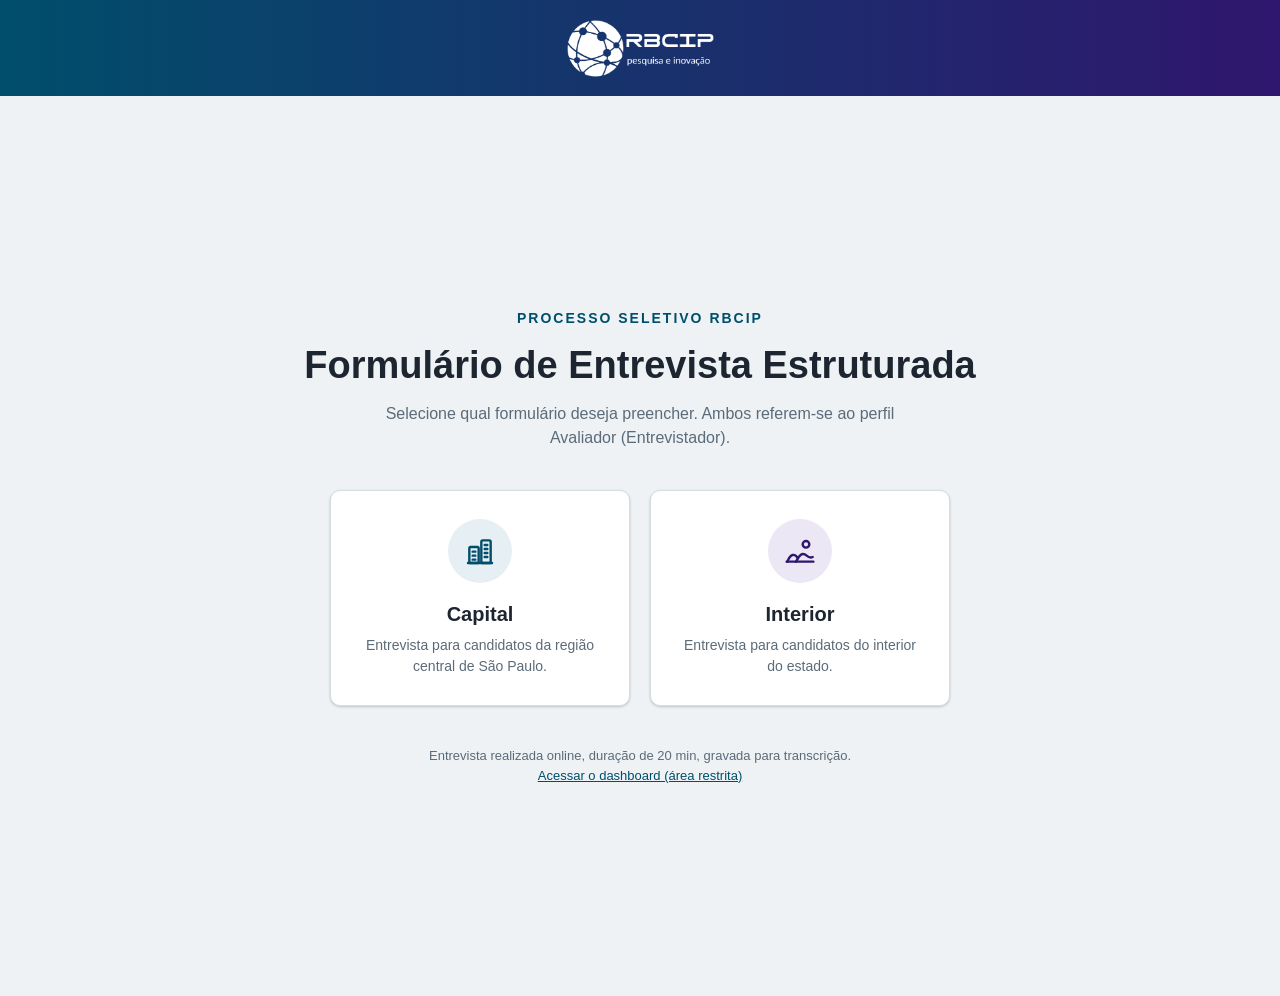
<file: index.html>
<!DOCTYPE html>
<html lang="pt-BR">
<head>
  <meta charset="UTF-8" />
  <meta name="viewport" content="width=device-width, initial-scale=1.0" />
  <title>Entrevistas RBCIP — Selecione o formulário</title>
  <link rel="stylesheet" href="css/styles.css?v=20261007b" />
</head>
<body>
  <header class="brand-bar brand-bar--centro">
    <img class="brand-bar__logo" src="assets/logo-rbcip.png" alt="RBCIP — pesquisa e inovação"
         onerror="this.style.display='none';this.parentNode.querySelector('.brand-bar__texto').style.display='inline-flex';" />
    <span class="brand-bar__texto">RBCIP <small>pesquisa e inovação</small></span>
  </header>
  <main class="home">
    <p class="home__marca">Processo Seletivo RBCIP</p>
    <h1 class="home__titulo">Formulário de Entrevista Estruturada</h1>
    <p class="home__sub">
      Selecione qual formulário deseja preencher. Ambos referem-se ao perfil
      Avaliador (Entrevistador).
    </p>

    <div class="cards">
      <a class="card" href="formulario.html?tipo=capital">
        <div class="card__icone">
          <svg viewBox="0 0 24 24" fill="none" stroke="currentColor" stroke-width="1.8" stroke-linecap="round" stroke-linejoin="round" aria-hidden="true">
            <path d="M3 21h18" />
            <rect x="4" y="9" width="7" height="12" rx="1" />
            <rect x="13" y="4" width="7" height="17" rx="1" />
            <path d="M6.5 12.5h2M6.5 15.5h2M6.5 18.5h2" />
            <path d="M15.5 7.5h2M15.5 10.5h2M15.5 13.5h2M15.5 16.5h2" />
          </svg>
        </div>
        <p class="card__titulo">Capital</p>
        <p class="card__desc">Entrevista para candidatos da região central de São Paulo.</p>
      </a>

      <a class="card card--roxo" href="formulario.html?tipo=interior">
        <div class="card__icone card__icone--roxo">
          <svg viewBox="0 0 24 24" fill="none" stroke="currentColor" stroke-width="1.8" stroke-linecap="round" stroke-linejoin="round" aria-hidden="true">
            <circle cx="16.5" cy="7" r="2.5" />
            <path d="M2 20h20" />
            <path d="M2.5 20c2.5-6 5.5-6.5 8-2.5" />
            <path d="M9 20c2-4.5 4.5-7.5 8-4.5 1.6 1.4 3.1 1.7 4.5 1" />
          </svg>
        </div>
        <p class="card__titulo">Interior</p>
        <p class="card__desc">Entrevista para candidatos do interior do estado.</p>
      </a>
    </div>

    <p class="home__rodape">
      Entrevista realizada online, duração de 20 min, gravada para transcrição.
      <br />
      <a href="dashboard.html">Acessar o dashboard (área restrita)</a>
    </p>
  </main>
</body>
</html>
</file>
<file: css/styles.css>
:root {
  --cor-primaria: #004e6b;      /* azul-petróleo RBCIP */
  --cor-primaria-escura: #003a50;
  --cor-primaria-clara: #e6eff3;
  --cor-secundaria: #308ead;    /* azul claro */
  --cor-roxo: #2f166e;          /* roxo */
  --cor-texto: #1c2530;
  --cor-texto-suave: #5c6b78;
  --cor-borda: #d5dee3;
  --cor-fundo: #eef2f5;
  --cor-branco: #ffffff;
  --cor-erro: #d93025;
  --cor-sucesso: #188038;
  --raio: 10px;
  --sombra: 0 1px 3px rgba(0, 0, 0, 0.12), 0 1px 2px rgba(0, 0, 0, 0.08);
  --fonte: "Segoe UI", Roboto, "Helvetica Neue", Arial, sans-serif;
}

* {
  box-sizing: border-box;
}

html {
  -webkit-text-size-adjust: 100%;
}

body {
  margin: 0;
  font-family: var(--fonte);
  color: var(--cor-texto);
  background: var(--cor-fundo);
  line-height: 1.5;
}

a {
  color: var(--cor-primaria);
}

.container {
  max-width: 780px;
  margin: 0 auto;
  padding: 24px 16px 80px;
}

/* ---------- Barra de topo com faixa colorida ---------- */
.faixa-topo {
  height: 10px;
  background: linear-gradient(90deg, var(--cor-primaria), var(--cor-roxo));
}

/* ---------- Barra de marca (logo) ---------- */
.brand-bar {
  background: linear-gradient(90deg, var(--cor-primaria) 0%, var(--cor-roxo) 100%);
  padding: 18px 32px;
  display: flex;
  align-items: center;
  min-height: 96px;
}

.brand-bar--centro {
  justify-content: center;
}

.brand-bar__logo {
  height: 60px;
  width: auto;
  display: block;
}

.brand-bar__texto {
  display: none; /* mostrado só se a logo não carregar */
  align-items: baseline;
  gap: 8px;
  color: var(--cor-branco);
  font-weight: 700;
  font-size: 22px;
  letter-spacing: 2px;
}

.brand-bar__texto small {
  font-weight: 400;
  font-size: 12px;
  letter-spacing: 1px;
  opacity: 0.85;
  text-transform: lowercase;
}

/* ---------- Página inicial ---------- */
.home {
  min-height: 100vh;
  display: flex;
  flex-direction: column;
  align-items: center;
  justify-content: center;
  padding: 32px 16px;
  text-align: center;
}

.home__marca {
  font-size: 14px;
  letter-spacing: 2px;
  text-transform: uppercase;
  color: var(--cor-primaria);
  font-weight: 700;
  margin-bottom: 8px;
}

.home__titulo {
  font-size: clamp(26px, 5vw, 38px);
  margin: 0 0 8px;
  color: var(--cor-texto);
}

.home__sub {
  color: var(--cor-texto-suave);
  margin: 0 0 40px;
  max-width: 560px;
}

.cards {
  display: grid;
  grid-template-columns: repeat(auto-fit, minmax(240px, 1fr));
  gap: 20px;
  width: 100%;
  max-width: 620px;
}

.card {
  display: block;
  text-decoration: none;
  color: inherit;
  background: var(--cor-branco);
  border: 1px solid var(--cor-borda);
  border-radius: var(--raio);
  padding: 28px 24px;
  box-shadow: var(--sombra);
  transition: transform 0.15s ease, box-shadow 0.15s ease, border-color 0.15s ease;
}

.card:hover {
  transform: translateY(-3px);
  box-shadow: 0 6px 18px rgba(0, 0, 0, 0.14);
  border-color: var(--cor-primaria);
}

.card__icone {
  width: 64px;
  height: 64px;
  border-radius: 50%;
  background: var(--cor-primaria-clara);
  color: var(--cor-primaria);
  display: flex;
  align-items: center;
  justify-content: center;
  margin: 0 auto 16px;
}

.card__icone svg {
  width: 32px;
  height: 32px;
}

.card__icone--roxo {
  background: #ece7f5;
  color: var(--cor-roxo);
}

.card--roxo:hover {
  border-color: var(--cor-roxo);
}

.card__titulo {
  font-size: 20px;
  font-weight: 600;
  margin: 0 0 6px;
}

.card__desc {
  color: var(--cor-texto-suave);
  font-size: 14px;
  margin: 0;
}

.home__rodape {
  margin-top: 40px;
  font-size: 13px;
  color: var(--cor-texto-suave);
}

/* ---------- Cabeçalho do formulário ---------- */
.form-header {
  background: var(--cor-branco);
  border: 1px solid var(--cor-borda);
  border-top: 8px solid var(--cor-primaria);
  border-radius: var(--raio);
  padding: 24px;
  margin-bottom: 16px;
  box-shadow: var(--sombra);
}

.form-header__voltar {
  display: inline-block;
  font-size: 14px;
  text-decoration: none;
  margin-bottom: 12px;
  color: var(--cor-texto-suave);
}

.form-header__voltar:hover {
  color: var(--cor-primaria);
}

.form-header__titulo {
  font-size: clamp(22px, 4vw, 30px);
  margin: 0 0 8px;
  color: var(--cor-texto);
}

.form-header__sub {
  color: var(--cor-texto-suave);
  margin: 0 0 12px;
}

.form-header__obrigatorio {
  color: var(--cor-erro);
  font-size: 14px;
  margin: 0;
}

/* ---------- Seções ---------- */
.secao {
  margin-top: 24px;
  background: var(--cor-branco);
  border-radius: var(--raio);
  box-shadow: var(--sombra);
  overflow: hidden; /* arredonda os cantos internos (cabeçalho/última pergunta) */
}

.secao__cabecalho {
  background: var(--cor-primaria);
  color: var(--cor-branco);
  padding: 14px 20px;
}

.secao__titulo {
  margin: 0;
  font-size: 17px;
  font-weight: 600;
}

.secao__descricao {
  margin: 6px 0 0;
  font-size: 13px;
  opacity: 0.92;
}

/* ---------- Perguntas ---------- */
/* A moldura/sombra agora vem da .secao; aqui só a divisória entre perguntas. */
.pergunta {
  background: var(--cor-branco);
  border-bottom: 1px solid var(--cor-borda);
  padding: 20px;
}

.pergunta:last-child {
  border-bottom: none;
}

/* Aviso condicional (ex.: link do SIPE quando o candidato não tem inscrição) */
.aviso-cond {
  margin-top: 12px;
  padding: 12px 14px;
  background: #fff7e0;
  border: 1px solid #f0d78a;
  border-left: 4px solid #d99a00;
  border-radius: 8px;
}
.aviso-cond__texto {
  margin: 0 0 6px;
  font-size: 14px;
  font-weight: 600;
  color: #7a5a00;
}
.aviso-cond__link {
  font-size: 14px;
  font-weight: 600;
  word-break: break-all;
}

.pergunta__label {
  display: block;
  font-size: 16px;
  font-weight: 500;
  margin-bottom: 4px;
}

.pergunta__obrig {
  color: var(--cor-erro);
  margin-left: 4px;
}

.pergunta__ajuda {
  color: var(--cor-texto-suave);
  font-size: 14px;
  margin: 0 0 12px;
}

.pergunta__ajuda--italico {
  font-style: italic;
}

.pergunta--erro {
  border-left: 3px solid var(--cor-erro);
}

.pergunta__msg-erro {
  color: var(--cor-erro);
  font-size: 13px;
  margin-top: 6px;
  display: none;
}

.pergunta--erro .pergunta__msg-erro {
  display: block;
}

/* ---------- Campos ---------- */
input[type="text"],
input[type="date"],
textarea,
.campo-select {
  width: 100%;
  font-family: inherit;
  font-size: 15px;
  color: var(--cor-texto);
  padding: 10px 12px;
  border: 1px solid var(--cor-borda);
  border-radius: 6px;
  background: var(--cor-branco);
}

.campo-select {
  cursor: pointer;
  max-width: 320px;
}

input[type="text"]:focus,
input[type="date"]:focus,
textarea:focus,
.campo-select:focus {
  outline: none;
  border-color: var(--cor-primaria);
  box-shadow: 0 0 0 2px var(--cor-primaria-clara);
}

textarea {
  resize: vertical;
  min-height: 90px;
}

/* Opções (radio) */
.opcoes {
  display: flex;
  flex-direction: column;
  gap: 10px;
}

.opcao {
  display: flex;
  align-items: center;
  gap: 10px;
  cursor: pointer;
  font-size: 15px;
}

.opcao input {
  width: 18px;
  height: 18px;
  accent-color: var(--cor-primaria);
  cursor: pointer;
}

/* Escala 1-5 */
.escala {
  border: 1px solid var(--cor-borda);
  border-radius: 6px;
  padding: 14px;
}

/* Rubrica de pontuação (exibida uma vez, no cabeçalho do Bloco 1) */
.rubrica {
  list-style: none;
  margin: 12px 0 0;
  padding: 12px 14px;
  background: var(--cor-primaria-clara);
  border-radius: 6px;
  display: grid;
  grid-template-columns: repeat(auto-fit, minmax(190px, 1fr));
  gap: 8px 16px;
}

.rubrica__item {
  display: flex;
  align-items: center;
  gap: 8px;
  font-size: 13px;
  color: var(--cor-texto);
}

.rubrica__nota {
  flex: none;
  min-width: 30px;
  height: 24px;
  padding: 0 6px;
  border-radius: 12px;
  background: var(--cor-primaria);
  color: var(--cor-branco);
  font-weight: 700;
  font-size: 12px;
  display: inline-flex;
  align-items: center;
  justify-content: center;
}

.escala__linha {
  display: flex;
  align-items: center;
  gap: 8px;
  flex-wrap: wrap;
}

.escala__extremo {
  font-size: 13px;
  color: var(--cor-texto-suave);
  min-width: 60px;
}

.escala__extremo--dir {
  text-align: right;
}

.escala__pontos {
  display: flex;
  gap: 4px;
  flex: 1;
  justify-content: center;
}

.escala__ponto {
  display: flex;
  flex-direction: column;
  align-items: center;
  gap: 4px;
  cursor: pointer;
  font-size: 13px;
  color: var(--cor-texto-suave);
  min-width: 34px;
}

.escala__ponto input {
  width: 20px;
  height: 20px;
  accent-color: var(--cor-primaria);
  cursor: pointer;
}

/* Flags (marcadores destacados) */
.flag {
  display: flex;
  align-items: center;
  gap: 10px;
  cursor: pointer;
  background: var(--cor-primaria-clara);
  border: 1px dashed var(--cor-primaria);
  border-radius: 6px;
  padding: 12px 14px;
  font-weight: 500;
  color: var(--cor-primaria-escura);
}

.flag input {
  width: 18px;
  height: 18px;
  accent-color: var(--cor-primaria);
  cursor: pointer;
}

/* ---------- Box informativo (recolhível) ---------- */
/* A seção "informativo" agrupa cartões independentes (info + alerta),
   por isso ela própria não é um cartão — deixa cada filho ter sua moldura. */
.secao[data-chave="informativo"] {
  background: transparent;
  box-shadow: none;
  border-radius: 0;
  overflow: visible;
}
.secao[data-chave="informativo"] > * + * {
  margin-top: 16px;
}

.infobox {
  background: var(--cor-branco);
  border: 1px solid var(--cor-borda);
  border-left: 4px solid var(--cor-primaria);
  border-radius: var(--raio);
  box-shadow: var(--sombra);
  overflow: hidden;
}

/* Card de alerta (vermelho) — chama atenção para exigências obrigatórias. */
.alerta-card {
  background: #fdeceb;
  border: 1px solid #f2b8b3;
  border-left: 4px solid #c62828;
  border-radius: var(--raio);
  box-shadow: var(--sombra);
  padding: 16px 20px;
}
.alerta-card__titulo {
  display: flex;
  align-items: center;
  gap: 10px;
  font-size: 16px;
  font-weight: 700;
  color: #9c1c14;
  margin-bottom: 4px;
}
.alerta-card__icone {
  flex: none;
  width: 24px;
  height: 24px;
  border-radius: 50%;
  background: #c62828;
  color: #fff;
  display: inline-flex;
  align-items: center;
  justify-content: center;
  font-weight: 700;
  font-size: 15px;
}
.alerta-card__p {
  margin: 8px 0 0;
  font-size: 15px;
  color: #7a1a13;
}

.infobox__titulo {
  cursor: pointer;
  padding: 16px 20px;
  font-size: 16px;
  font-weight: 600;
  color: var(--cor-primaria-escura);
  display: flex;
  align-items: center;
  gap: 10px;
  list-style: none;
  user-select: none;
}

.infobox__titulo::-webkit-details-marker {
  display: none;
}

.infobox__titulo::after {
  content: "▸";
  margin-left: auto;
  color: var(--cor-texto-suave);
  transition: transform 0.15s ease;
}

.infobox[open] .infobox__titulo::after {
  transform: rotate(90deg);
}

.infobox__icone {
  flex: none;
  width: 24px;
  height: 24px;
  border-radius: 50%;
  background: var(--cor-primaria-clara);
  color: var(--cor-primaria);
  display: inline-flex;
  align-items: center;
  justify-content: center;
  font-weight: 700;
  font-style: italic;
  font-family: Georgia, "Times New Roman", serif;
  font-size: 15px;
}

.infobox__corpo {
  padding: 4px 20px 20px;
  border-top: 1px solid var(--cor-borda);
}

.infobox__p {
  margin: 12px 0 0;
  font-size: 15px;
  color: var(--cor-texto);
}

.infobox__sub {
  margin: 16px 0 0;
  font-weight: 700;
  color: var(--cor-primaria-escura);
}

.infobox__total {
  margin: 14px 0 0;
  padding: 12px 16px;
  background: var(--cor-primaria-clara);
  border-radius: 6px;
  font-weight: 700;
  font-size: 16px;
  color: var(--cor-primaria-escura);
  text-align: center;
}

/* ---------- Pontuação ---------- */
/* Cor da faixa (texto/barra) e fundo suave do aviso, definidos por faixa.
   Padrão = azul da marca, usado enquanto ainda não há pontuação. */
.score-box {
  --faixa-cor: var(--cor-primaria);
  --faixa-fundo: var(--cor-primaria-clara);
  margin: 24px 0;
  background: var(--cor-branco);
  border: 1px solid var(--cor-borda);
  border-left: 4px solid var(--faixa-cor);
  border-radius: var(--raio);
  box-shadow: var(--sombra);
  padding: 18px 20px;
  transition: border-color 0.25s ease;
}

.score-box__cabecalho {
  display: flex;
  align-items: center;
  gap: 12px;
}

.score-box__icone {
  display: inline-flex;
  align-items: center;
  justify-content: center;
  width: 36px;
  height: 36px;
  flex: none;
  border-radius: 50%;
  background: var(--faixa-fundo);
  color: var(--faixa-cor);
  transition: background-color 0.25s ease, color 0.25s ease;
}
.score-box__icone svg {
  width: 20px;
  height: 20px;
}

.score-box__rotulo {
  font-weight: 600;
  color: var(--cor-primaria-escura);
}

.score-box__num {
  margin-left: auto;
  white-space: nowrap;
  color: var(--cor-texto-suave);
  font-size: 15px;
}
.score-box__valor {
  font-size: 26px;
  font-weight: 700;
  color: var(--faixa-cor);
  transition: color 0.25s ease;
}

.score-box__barra {
  margin-top: 14px;
  height: 8px;
  border-radius: 999px;
  background: var(--cor-primaria-clara);
  overflow: hidden;
}
.score-box__preenchido {
  height: 100%;
  width: 0;
  border-radius: 999px;
  background: var(--faixa-cor);
  transition: width 0.3s ease, background-color 0.25s ease;
}

.score-box__aviso {
  margin-top: 14px;
  padding: 9px 14px;
  border-radius: 8px;
  font-size: 14px;
  font-weight: 600;
  display: flex;
  align-items: center;
  gap: 9px;
  color: var(--faixa-cor);
  background: var(--faixa-fundo);
}
.score-box__aviso::before {
  content: "";
  width: 9px;
  height: 9px;
  flex: none;
  border-radius: 50%;
  background: currentColor;
}
.score-box__aviso--neutro {
  color: var(--cor-texto-suave);
  font-weight: 500;
  background: #f2f5f7;
}

/* Paleta por faixa — cada cor com um fundo suave combinando. */
.score-box.faixa--baixa { --faixa-cor: #c0362b; --faixa-fundo: #fdecea; }
.score-box.faixa--media { --faixa-cor: #94690a; --faixa-fundo: #fbf1d6; }
.score-box.faixa--boa   { --faixa-cor: #1b7a3d; --faixa-fundo: #e6f4ec; }
.score-box.faixa--otima { --faixa-cor: #0a6b34; --faixa-fundo: #ddf1e4; }

/* Botão de descartar rascunho (dentro do banner) */
.link-descartar {
  background: none;
  border: none;
  padding: 0;
  font: inherit;
  color: var(--cor-primaria);
  text-decoration: underline;
  cursor: pointer;
}

/* ---------- Rodapé / envio ---------- */
.form-rodape {
  margin-top: 16px;
  display: flex;
  align-items: center;
  gap: 16px;
  flex-wrap: wrap;
}

.btn {
  font-family: inherit;
  font-size: 15px;
  font-weight: 600;
  padding: 12px 28px;
  border: none;
  border-radius: 6px;
  cursor: pointer;
  background: var(--cor-primaria);
  color: var(--cor-branco);
  transition: background 0.15s ease, color 0.15s ease, border-color 0.15s ease,
    box-shadow 0.15s ease, transform 0.08s ease;
}

.btn:hover {
  background: var(--cor-primaria-escura);
}

/* Feedback de clique: o botão "afunda" por um instante. */
.btn:active:not(:disabled) {
  transform: translateY(1px);
}

.btn:focus-visible {
  outline: 2px solid var(--cor-primaria);
  outline-offset: 2px;
}

.btn:disabled {
  opacity: 0.6;
  cursor: default;
}

/* Botão secundário: fundo BRANCO (e não transparente) para continuar visível
 * sobre linhas de tabela zebradas ou destacadas pelo hover — antes ele assumia
 * a cor da linha e sumia. No hover ele se preenche com a cor primária, que é
 * inconfundível e nunca coincide com o fundo da linha. */
.btn--secundario {
  background: var(--cor-branco);
  color: var(--cor-primaria);
  border: 1px solid #b6ccd7;
  box-shadow: 0 1px 2px rgba(16, 42, 56, 0.08);
}

.btn--secundario:hover {
  background: var(--cor-primaria);
  border-color: var(--cor-primaria);
  color: var(--cor-branco);
  box-shadow: 0 2px 8px rgba(0, 78, 107, 0.28);
}

.btn--secundario:active:not(:disabled) {
  background: var(--cor-primaria-escura);
  border-color: var(--cor-primaria-escura);
  box-shadow: inset 0 2px 4px rgba(0, 0, 0, 0.22);
}

.btn--secundario:disabled {
  background: var(--cor-branco);
  color: var(--cor-texto-suave);
  box-shadow: none;
}

@media (prefers-reduced-motion: reduce) {
  .btn { transition: background 0.15s ease, color 0.15s ease; }
  .btn:active:not(:disabled) { transform: none; }
}

/* ---------- Avisos / banners ---------- */
.banner {
  border-radius: 6px;
  padding: 12px 16px;
  font-size: 14px;
  margin-bottom: 16px;
}

.banner--aviso {
  background: #fef7e0;
  border: 1px solid #f9d67a;
  color: #6b5200;
}

.banner--erro {
  background: #fce8e6;
  border: 1px solid #f4b2ab;
  color: var(--cor-erro);
}

/* ---------- Tela de sucesso ---------- */
.sucesso {
  background: var(--cor-branco);
  border: 1px solid var(--cor-borda);
  border-top: 8px solid var(--cor-sucesso);
  border-radius: var(--raio);
  padding: 40px 24px;
  text-align: center;
  box-shadow: var(--sombra);
}

.sucesso__icone {
  width: 64px;
  height: 64px;
  border-radius: 50%;
  background: #e6f4ea;
  color: var(--cor-sucesso);
  display: flex;
  align-items: center;
  justify-content: center;
  font-size: 34px;
  margin: 0 auto 16px;
}

.sucesso__titulo {
  margin: 0 0 8px;
  font-size: 22px;
}

.sucesso__texto {
  color: var(--cor-texto-suave);
  margin: 0 0 24px;
}

.sucesso__acoes {
  display: flex;
  gap: 12px;
  justify-content: center;
  flex-wrap: wrap;
}

.oculto {
  display: none !important;
}

@media (max-width: 480px) {
  .escala__extremo {
    min-width: 48px;
    font-size: 12px;
  }
  .escala__ponto {
    min-width: 28px;
  }
}

/* ============================================================
 *  CELULAR: campo de digitação nunca abaixo de 16px
 *
 *  O Safari do iPhone dá zoom na tela sempre que se toca num campo cuja
 *  letra é MENOR que 16px — e, ao sair do campo, não desfaz o zoom. A tela
 *  fica presa, deslocada para o lado, e a pessoa precisa fechar com os dedos
 *  para voltar ao normal. Não é ajuste de preferência: é o comportamento do
 *  sistema, e a única forma de não acioná-lo é o campo já estar em 16px.
 *  O Chrome do Android faz o mesmo.
 *
 *  Todos os campos do sistema estavam entre 13px e 15px — ou seja, TODOS
 *  acionavam o zoom: a busca das tabelas, os filtros de período, a edição da
 *  ficha, o login, o link da pasta de atas e o formulário de entrevista.
 *
 *  A saída errada seria `maximum-scale=1` ou `user-scalable=no` na etiqueta
 *  viewport: isso tira o zoom de PINÇA de todo mundo, inclusive de quem
 *  precisa dele para enxergar, e o iOS ignora essas duas desde a versão 10 —
 *  daria trabalho, tiraria acessibilidade e não resolveria.
 *
 *  Vale para aparelho de toque de qualquer largura (o iPad retrato tem 768px,
 *  acima do corte de celular do sistema) OU para janela estreita, caso o
 *  navegador seja antigo demais para entender `pointer`. Em computador com
 *  mouse nada muda — as tabelas continuam com as larguras de hoje.
 * ============================================================ */
@media (hover: none) and (pointer: coarse), (max-width: 760px) {
  input:not([type="checkbox"]):not([type="radio"]):not([type="range"]):not([type="file"]):not([type="color"]):not([type="submit"]):not([type="button"]),
  select,
  textarea {
    /* `!important` porque isto não é um tamanho padrão, e sim um PISO: nenhuma
       regra do projeto pode empurrar um campo para baixo de 16px no celular,
       nem uma classe escrita depois. Sem ele, `.viz-select { font-size: 14px }`
       do dashboard.css ganharia de `select` por ser classe contra elemento — e
       os filtros de período e o "Ordenar por" continuariam dando zoom, que foi
       exatamente o que a medição no iPhone mostrou. */
    font-size: 16px !important;
  }
}
</file>
